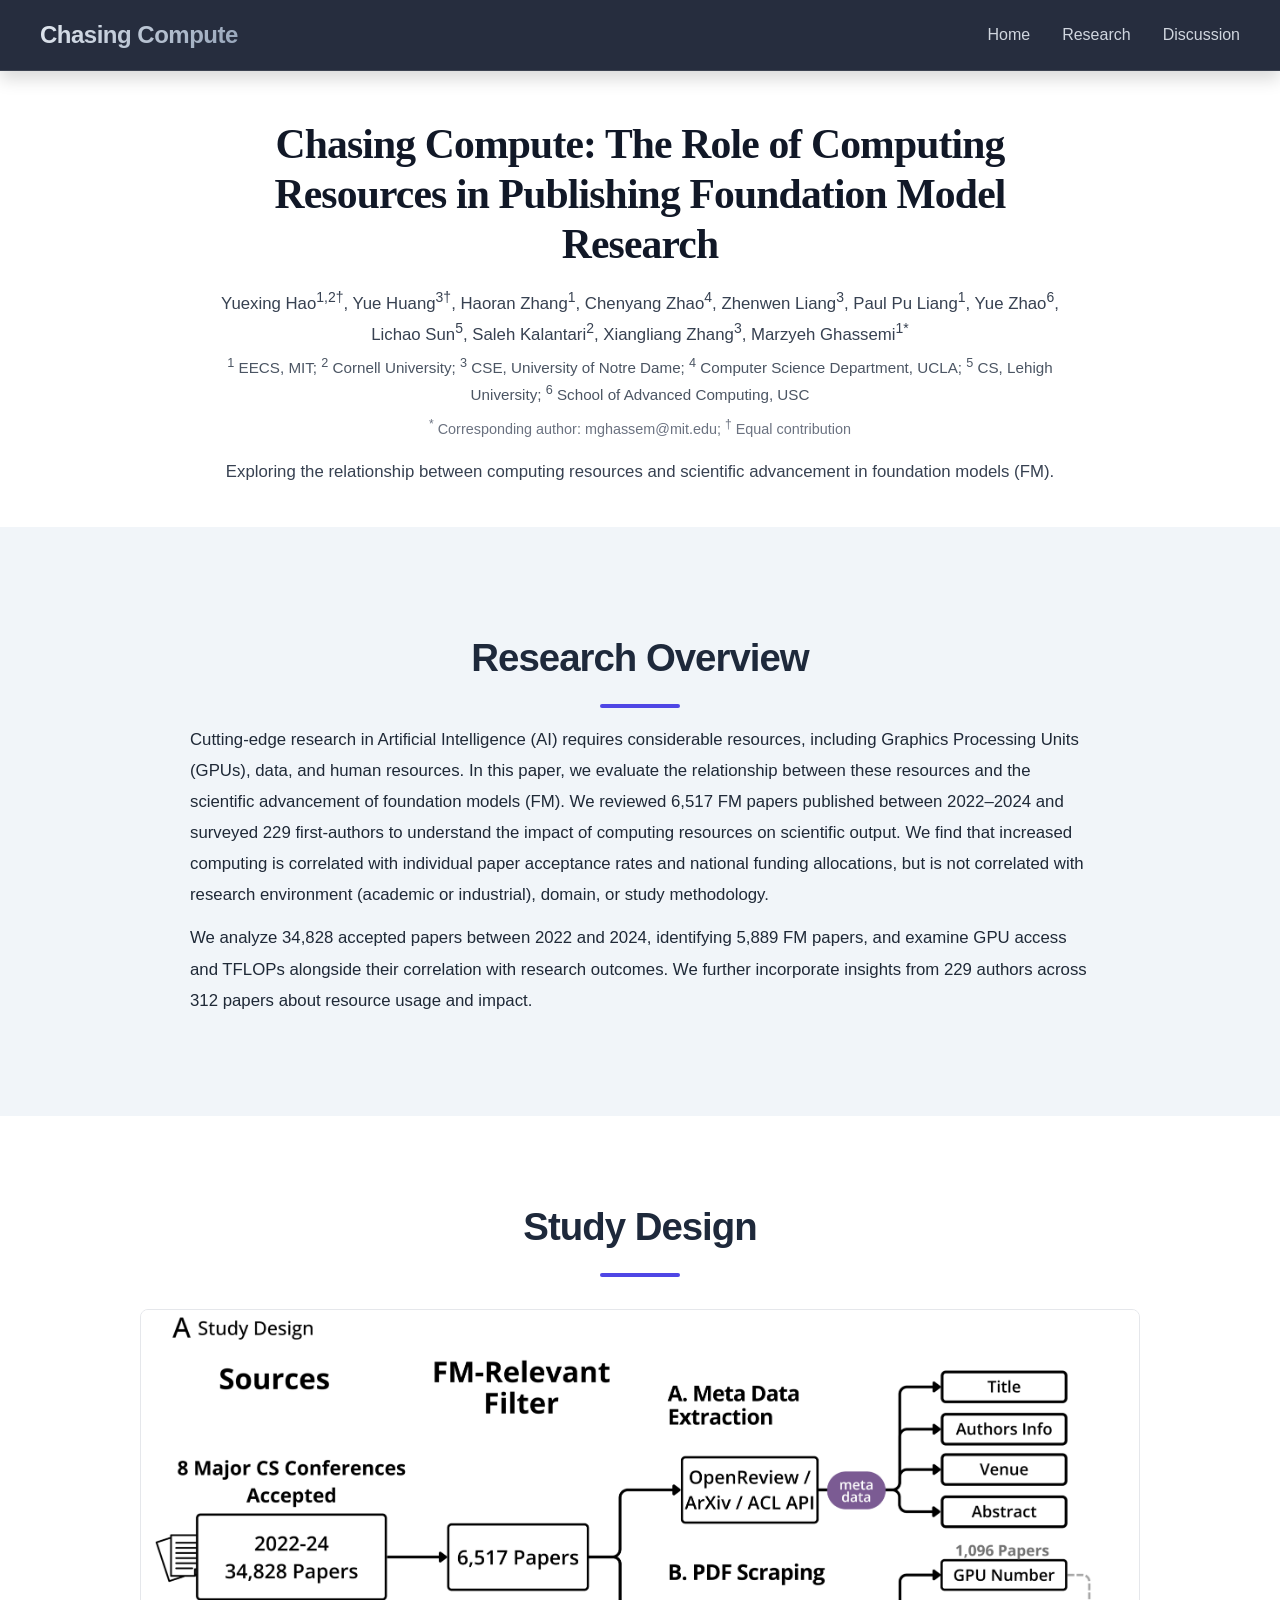
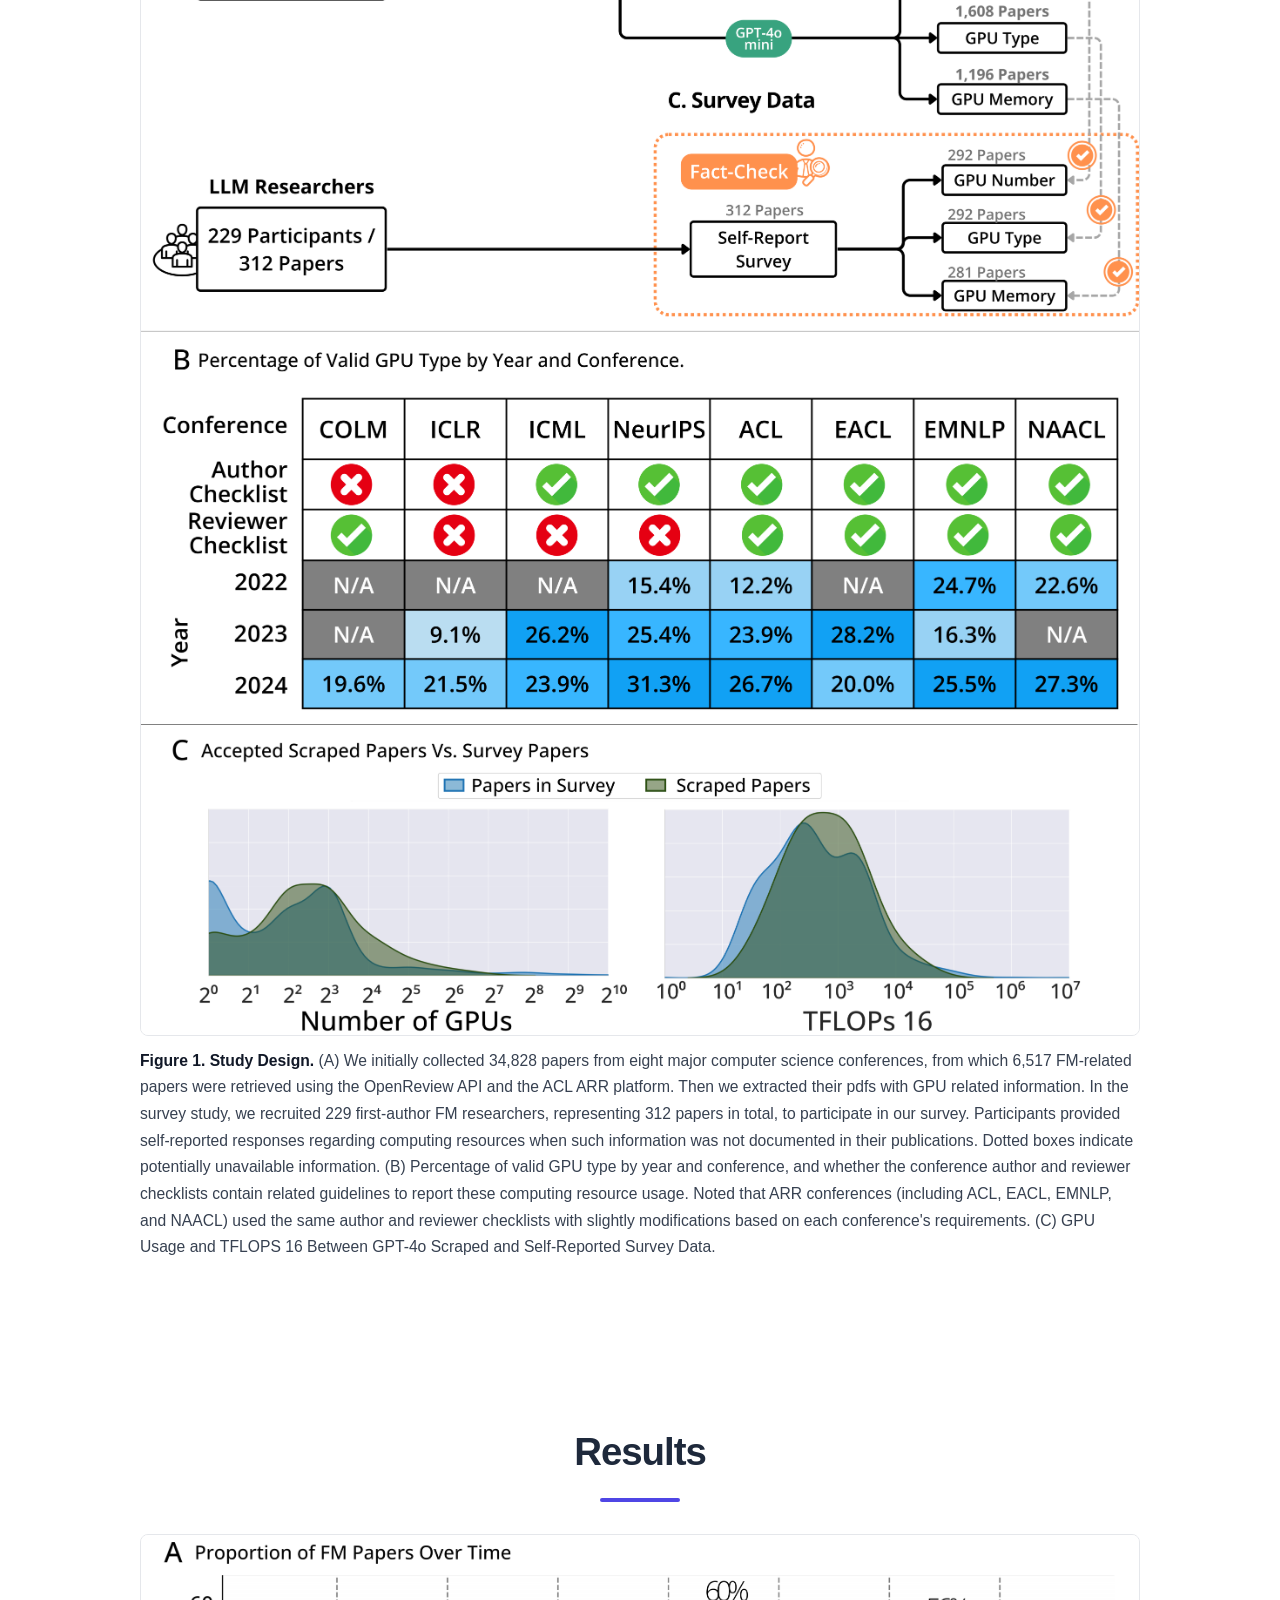
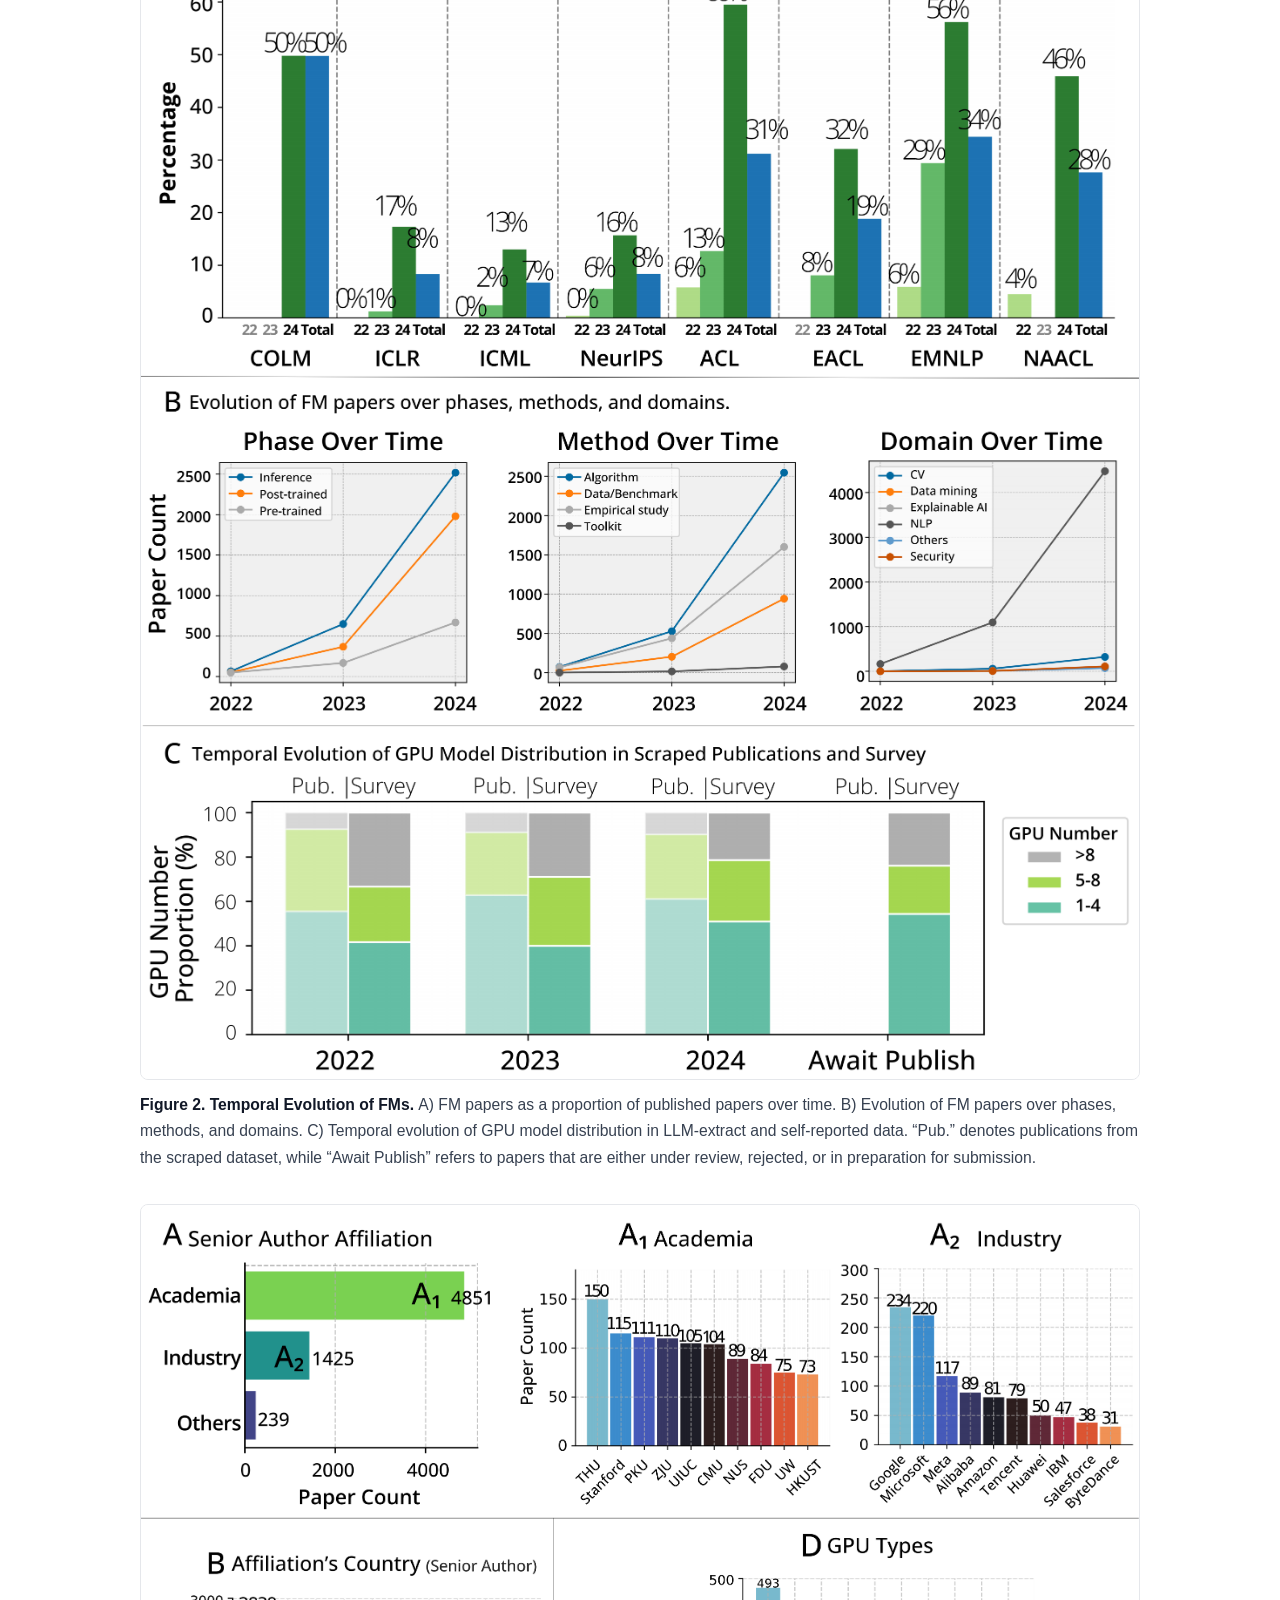
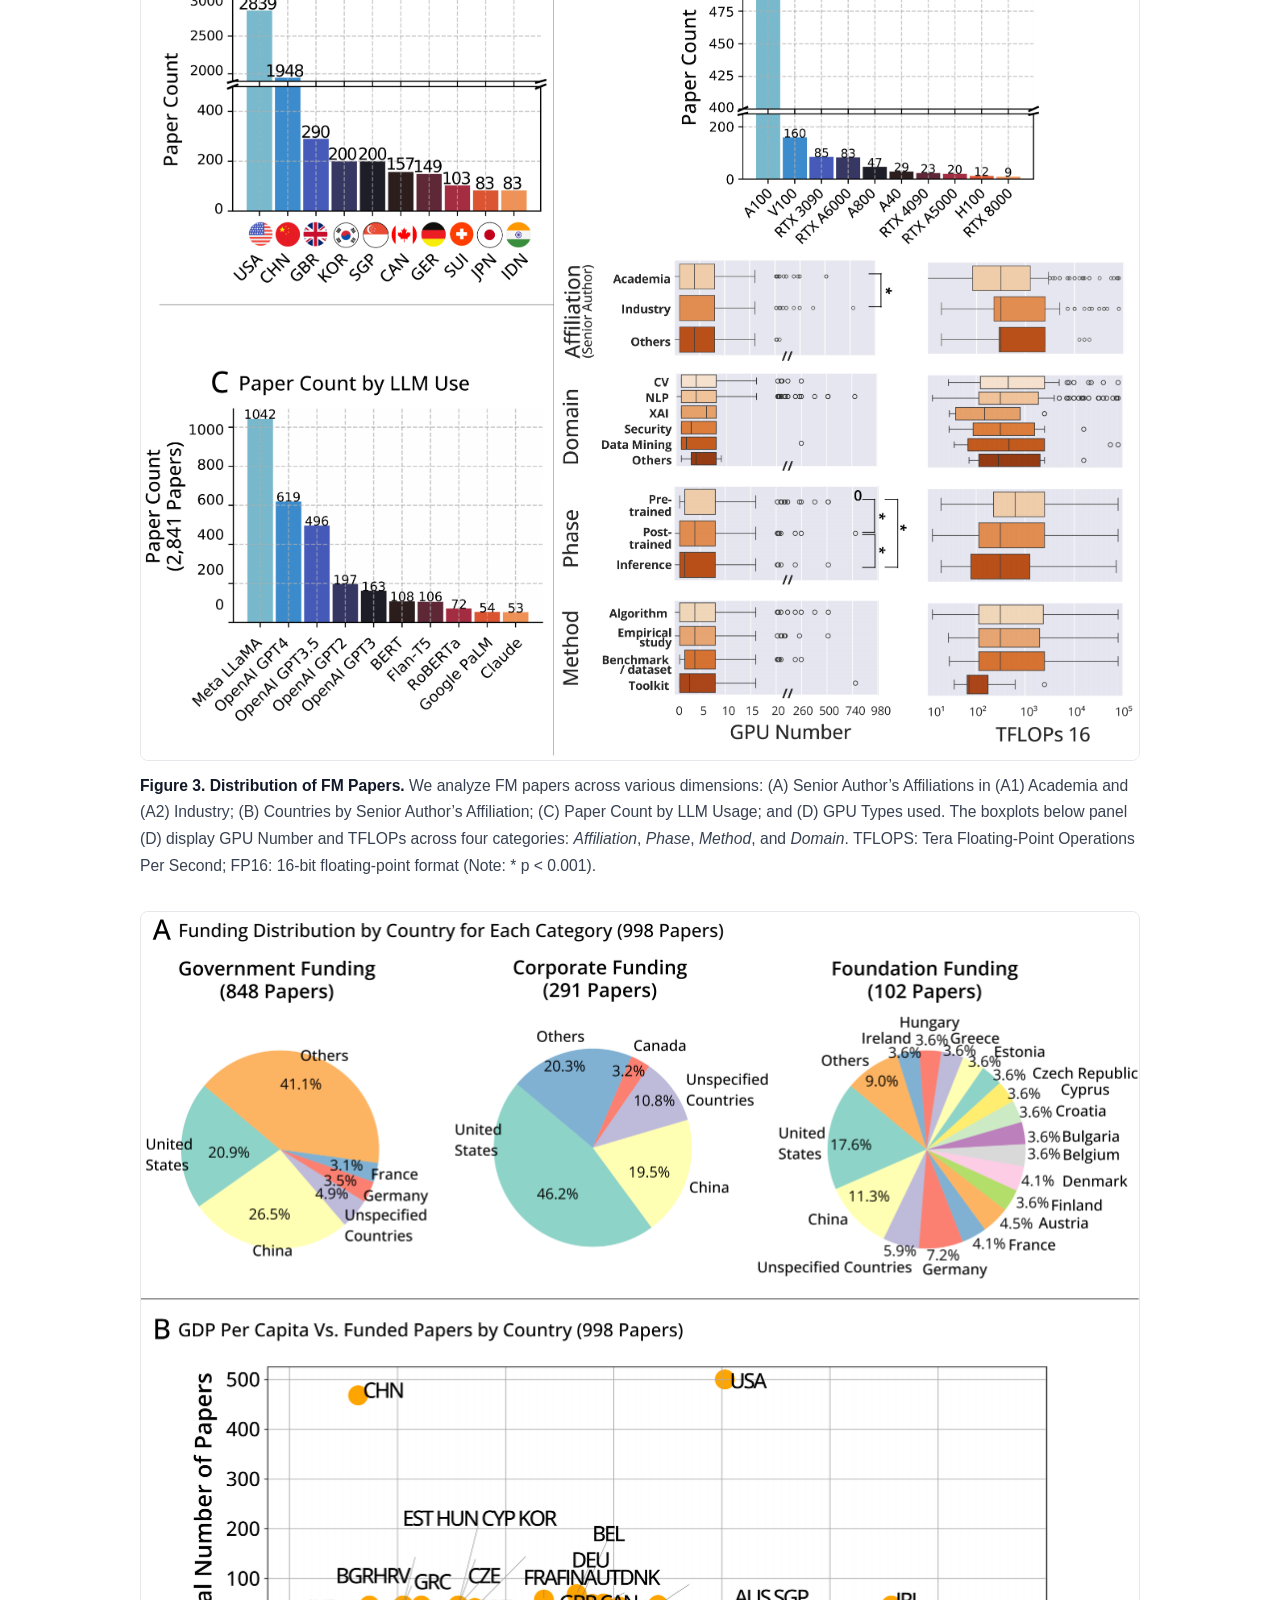
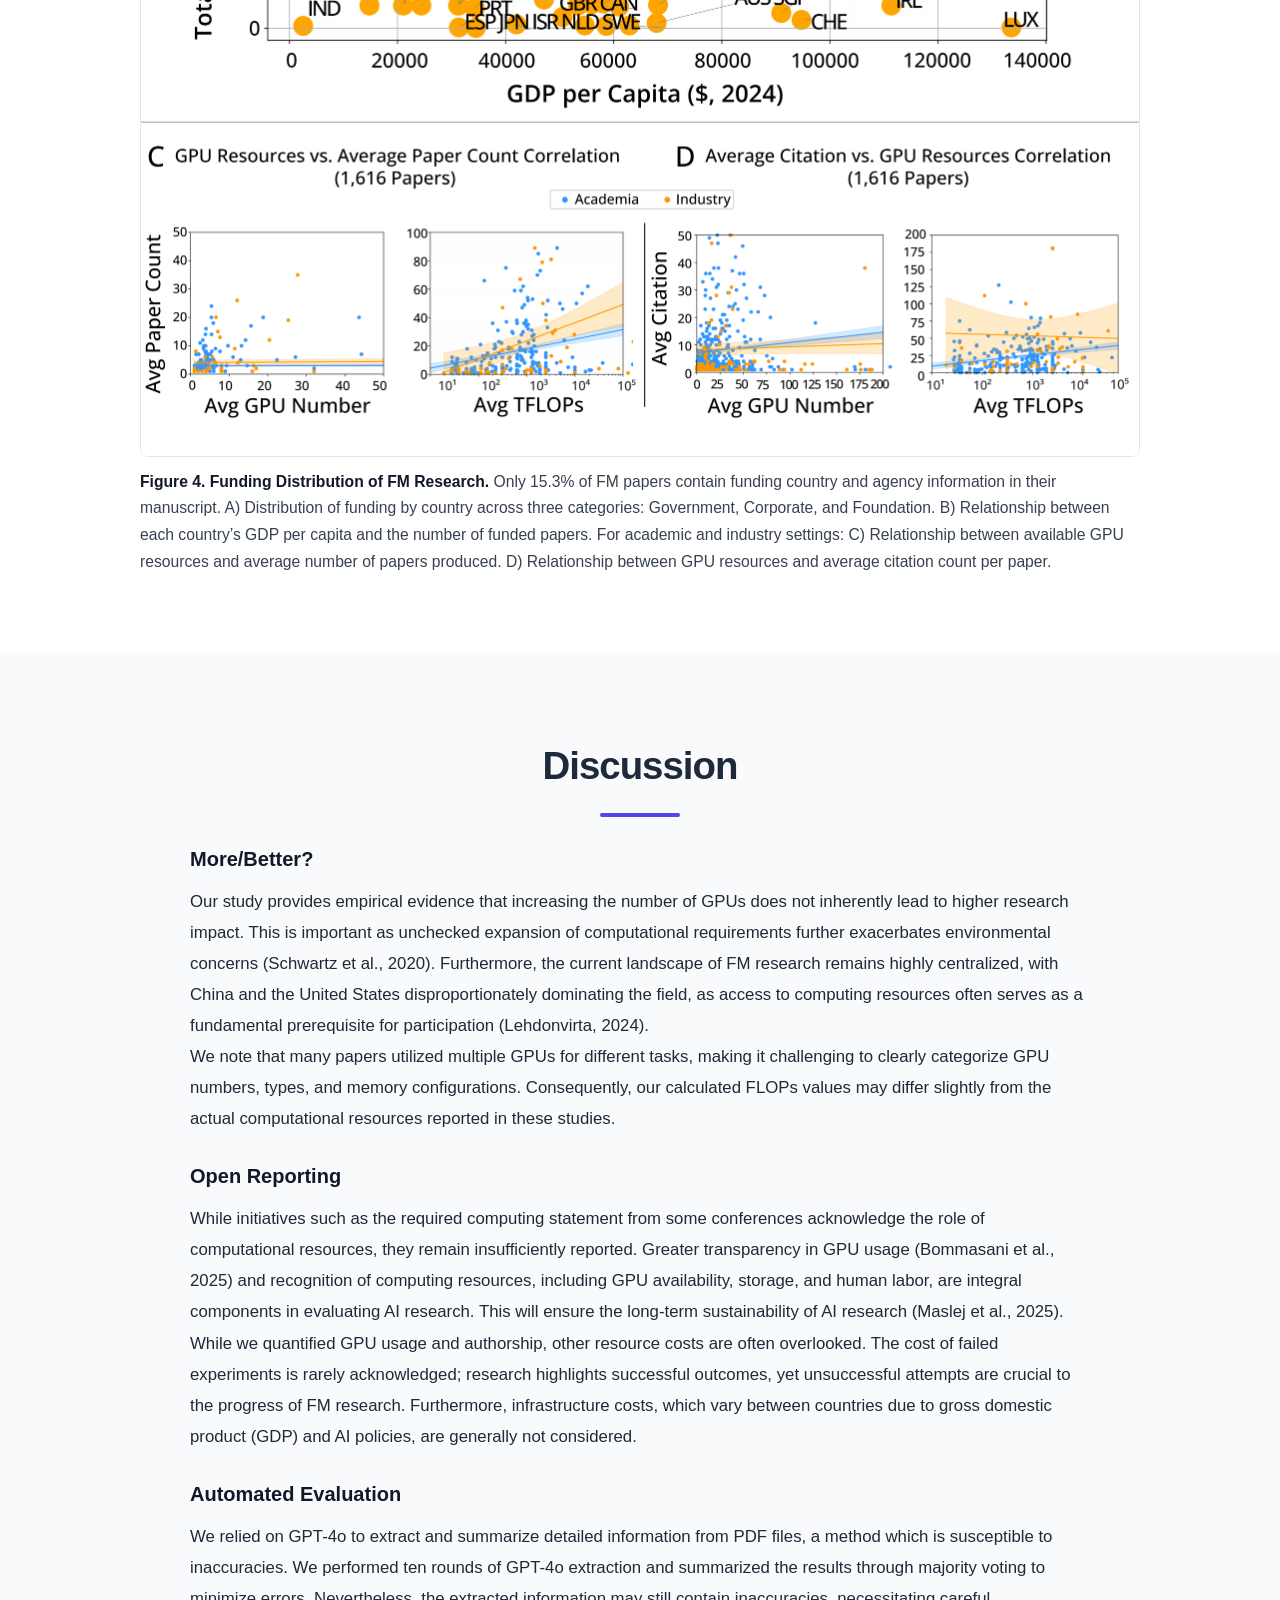
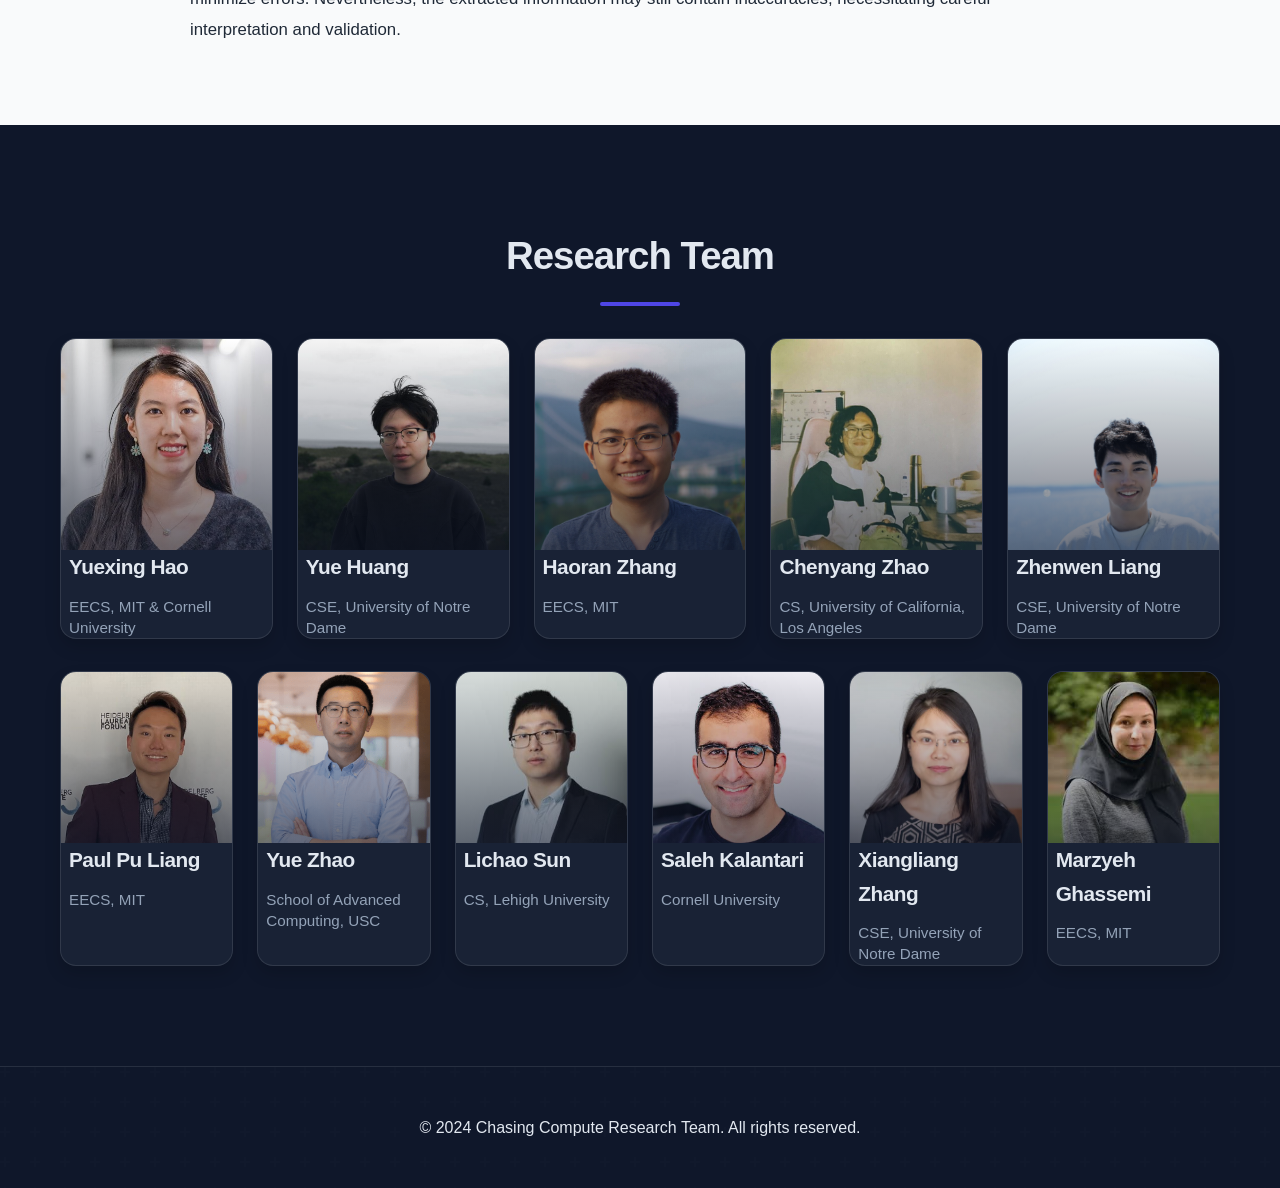
<file: index.html>
<!DOCTYPE html>
<html lang="en">
<head>
    <meta charset="UTF-8">
    <meta name="viewport" content="width=device-width, initial-scale=1.0">
    <title>Chasing Compute - Foundation Model Research</title>
    <link rel="stylesheet" href="styles.css">
</head>
<body>
    <header class="site-header">
        <nav class="main-nav">
            <div class="logo">
                <h1>Chasing Compute</h1>
            </div>
            <ul class="nav-links">
                <li><a href="#home">Home</a></li>
                <li><a href="#research">Research</a></li>
                <li><a href="#discussion">Discussion</a></li>
            </ul>
        </nav>
    </header>

    <main>
        <section id="home" class="hero-section">
            <div class="container paper-meta">
                <h1 class="paper-title">Chasing Compute: The Role of Computing Resources in Publishing Foundation Model Research</h1>
                <p class="paper-authors">Yuexing Hao<sup>1,2†</sup>, Yue Huang<sup>3†</sup>, Haoran Zhang<sup>1</sup>, Chenyang Zhao<sup>4</sup>, Zhenwen Liang<sup>3</sup>, Paul Pu Liang<sup>1</sup>, Yue Zhao<sup>6</sup>, Lichao Sun<sup>5</sup>, Saleh Kalantari<sup>2</sup>, Xiangliang Zhang<sup>3</sup>, Marzyeh Ghassemi<sup>1*</sup></p>
                <p class="paper-affiliations"><sup>1</sup> EECS, MIT; <sup>2</sup> Cornell University; <sup>3</sup> CSE, University of Notre Dame; <sup>4</sup> Computer Science Department, UCLA; <sup>5</sup> CS, Lehigh University; <sup>6</sup> School of Advanced Computing, USC</p>
                <p class="paper-notes"><sup>*</sup> Corresponding author: mghassem@mit.edu; <sup>†</sup> Equal contribution</p>
                <p class="paper-abstract">Exploring the relationship between computing resources and scientific advancement in foundation models (FM).</p>
            </div>
        </section>

        <section id="research" class="research-section">
            <div class="container">
                <h2>Research Overview</h2>
                <div class="research-text">
                    <p>Cutting-edge research in Artificial Intelligence (AI) requires considerable resources, including Graphics Processing Units (GPUs), data, and human resources. In this paper, we evaluate the relationship between these resources and the scientific advancement of foundation models (FM). We reviewed 6,517 FM papers published between 2022–2024 and surveyed 229 first-authors to understand the impact of computing resources on scientific output. We find that increased computing is correlated with individual paper acceptance rates and national funding allocations, but is not correlated with research environment (academic or industrial), domain, or study methodology.</p>
                    <p>We analyze 34,828 accepted papers between 2022 and 2024, identifying 5,889 FM papers, and examine GPU access and TFLOPs alongside their correlation with research outcomes. We further incorporate insights from 229 authors across 312 papers about resource usage and impact.</p>
                </div>
            </div>
        </section>

        <section id="study-design" class="study-design-section">
            <div class="container">
                <h2>Study Design</h2>
                <figure class="paper-figure">
                    <img src="images/Paper_Figures/StudyDesign2_00.png" alt="Study design: sources and FM-relevant filter, metadata/pdf extraction and survey, plus comparisons between scraped and survey data." />
                    <figcaption class="figure-caption">
                        <span class="figure-label">Figure 1. Study Design. </span>
                        (A) We initially collected 34,828 papers from eight major computer science conferences, from which 6,517 FM-related papers were retrieved using the OpenReview API and the ACL ARR platform. Then we extracted their pdfs with GPU related information. In the survey study, we recruited 229 first-author FM researchers, representing 312 papers in total, to participate in our survey. Participants provided self-reported responses regarding computing resources when such information was not documented in their publications. Dotted boxes indicate potentially unavailable information. (B) Percentage of valid GPU type by year and conference, and whether the conference author and reviewer checklists contain related guidelines to report these computing resource usage. Noted that ARR conferences (including ACL, EACL, EMNLP, and NAACL) used the same author and reviewer checklists with slightly modifications based on each conference's requirements. (C) GPU Usage and TFLOPS 16 Between GPT-4o Scraped and Self-Reported Survey Data.
                    </figcaption>
                </figure>
            </div>
        </section>

        <section id="results" class="results-section">
            <div class="container">
                <h2>Results</h2>

                <figure class="paper-figure">
                    <img src="images/Paper_Figures/Evolution_Chart_00.png" alt="Temporal evolution of FM research, phases, methods, domains, and GPU model distribution in scraped and self-reported data." />
                    <figcaption class="figure-caption">
                        <span class="figure-label">Figure 2. Temporal Evolution of FMs. </span>
                        A) FM papers as a proportion of published papers over time. B) Evolution of FM papers over phases, methods, and domains. C) Temporal evolution of GPU model distribution in LLM‑extract and self‑reported data. “Pub.” denotes publications from the scraped dataset, while “Await Publish” refers to papers that are either under review, rejected, or in preparation for submission.
                    </figcaption>
                </figure>

                <figure class="paper-figure">
                    <img src="images/Paper_Figures/Combined_Figure23_00.png" alt="Distribution analyses of FM papers: senior author affiliation, countries, LLM usage, GPU types; with boxplots of GPU Number and TFLOPs across categories." />
                    <figcaption class="figure-caption">
                        <span class="figure-label">Figure 3. Distribution of FM Papers. </span>
                        We analyze FM papers across various dimensions: (A) Senior Author’s Affiliations in (A1) Academia and (A2) Industry; (B) Countries by Senior Author’s Affiliation; (C) Paper Count by LLM Usage; and (D) GPU Types used. The boxplots below panel (D) display GPU Number and TFLOPs across four categories: <em>Affiliation</em>, <em>Phase</em>, <em>Method</em>, and <em>Domain</em>. TFLOPS: Tera Floating‑Point Operations Per Second; FP16: 16‑bit floating‑point format (Note: * p < 0.001).
                    </figcaption>
                </figure>

                <figure class="paper-figure">
                    <img src="images/Paper_Figures/Funding_00.png" alt="Funding distribution by country and source categories; relationships between resources, output, and citations in academic and industry settings." />
                    <figcaption class="figure-caption">
                        <span class="figure-label">Figure 4. Funding Distribution of FM Research. </span>
                        Only 15.3% of FM papers contain funding country and agency information in their manuscript. A) Distribution of funding by country across three categories: Government, Corporate, and Foundation. B) Relationship between each country’s GDP per capita and the number of funded papers. For academic and industry settings: C) Relationship between available GPU resources and average number of papers produced. D) Relationship between GPU resources and average citation count per paper.
                    </figcaption>
                </figure>
            </div>
        </section>

        <section id="discussion" class="discussion-section">
            <div class="container">
                <h2>Discussion</h2>
                <div class="discussion-content">
                    <h3>More/Better?</h3>
                    <p>Our study provides empirical evidence that increasing the number of GPUs does not inherently lead to higher research impact. This is important as unchecked expansion of computational requirements further exacerbates environmental concerns (Schwartz et al., 2020). Furthermore, the current landscape of FM research remains highly centralized, with China and the United States disproportionately dominating the field, as access to computing resources often serves as a fundamental prerequisite for participation (Lehdonvirta, 2024).</p>

                    <p>We note that many papers utilized multiple GPUs for different tasks, making it challenging to clearly categorize GPU numbers, types, and memory configurations. Consequently, our calculated FLOPs values may differ slightly from the actual computational resources reported in these studies.</p>

                    <h3>Open Reporting</h3>
                    <p>While initiatives such as the required computing statement from some conferences acknowledge the role of computational resources, they remain insufficiently reported. Greater transparency in GPU usage (Bommasani et al., 2025) and recognition of computing resources, including GPU availability, storage, and human labor, are integral components in evaluating AI research. This will ensure the long-term sustainability of AI research (Maslej et al., 2025).</p>

                    <p>While we quantified GPU usage and authorship, other resource costs are often overlooked. The cost of failed experiments is rarely acknowledged; research highlights successful outcomes, yet unsuccessful attempts are crucial to the progress of FM research. Furthermore, infrastructure costs, which vary between countries due to gross domestic product (GDP) and AI policies, are generally not considered.</p>

                    <h3>Automated Evaluation</h3>
                    <p>We relied on GPT-4o to extract and summarize detailed information from PDF files, a method which is susceptible to inaccuracies. We performed ten rounds of GPT-4o extraction and summarized the results through majority voting to minimize errors. Nevertheless, the extracted information may still contain inaccuracies, necessitating careful interpretation and validation.</p>
                </div>
            </div>
        </section>

        <section id="people" class="people-section">
            <div class="container">
                <h2>Research Team</h2>
                <div class="people-grid people-row grid-5">
                    <div class="person-card">
                        <div class="person-image">
                            <img src="images/yuexinghao.jpg" alt="Yuexing Hao">
                        </div>
                        <h3>Yuexing Hao</h3>
                        <p class="affiliation">EECS, MIT & Cornell University</p>
                    </div>
                    <div class="person-card">
                        <div class="person-image">
                            <img src="images/yuehuang.jpg" alt="Yue Huang">
                        </div>
                        <h3>Yue Huang</h3>
                        <p class="affiliation">CSE, University of Notre Dame</p>
                    </div>
                    <div class="person-card">
                        <div class="person-image">
                            <img src="images/haoranzhang.jpg" alt="Haoran Zhang">
                        </div>
                        <h3>Haoran Zhang</h3>
                        <p class="affiliation">EECS, MIT</p>
                    </div>
                    <div class="person-card">
                        <div class="person-image">
                            <img src="images/Chenyang_Zhao.jpg" alt="Chenyang Zhao">
                        </div>
                        <h3>Chenyang Zhao</h3>
                        <p class="affiliation">CS, University of California, Los Angeles</p>
                    </div>
                    <div class="person-card">
                        <div class="person-image">
                            <img src="images/zhenwenliang.png" alt="Zhenwen Liang">
                        </div>
                        <h3>Zhenwen Liang</h3>
                        <p class="affiliation">CSE, University of Notre Dame</p>
                    </div>
                </div>
                <div class="people-grid people-row grid-6">
                    <div class="person-card">
                        <div class="person-image">
                            <img src="images/PaulLiang.jpeg" alt="Paul Pu Liang">
                        </div>
                        <h3>Paul Pu Liang</h3>
                        <p class="affiliation">EECS, MIT</p>
                    </div>
                    <div class="person-card">
                        <div class="person-image">
                            <img src="images/yuezhao.png" alt="Yue Zhao">
                        </div>
                        <h3>Yue Zhao</h3>
                        <p class="affiliation">School of Advanced Computing, USC</p>
                    </div>
                    <div class="person-card">
                        <div class="person-image">
                            <img src="images/lichaosun.jpg" alt="Lichao Sun">
                        </div>
                        <h3>Lichao Sun</h3>
                        <p class="affiliation">CS, Lehigh University</p>
                    </div>
                    <div class="person-card">
                        <div class="person-image">
                            <img src="images/SalehKalantari.jpeg" alt="Saleh Kalantari">
                        </div>
                        <h3>Saleh Kalantari</h3>
                        <p class="affiliation">Cornell University</p>
                    </div>
                    <div class="person-card">
                        <div class="person-image">
                            <img src="images/xiangliangzhang.png" alt="Xiangliang Zhang">
                        </div>
                        <h3>Xiangliang Zhang</h3>
                        <p class="affiliation">CSE, University of Notre Dame</p>
                    </div>
                    <div class="person-card">
                        <div class="person-image">
                            <img src="images/MarzyehGhassemi.jpeg" alt="Marzyeh Ghassemi">
                        </div>
                        <h3>Marzyeh Ghassemi</h3>
                        <p class="affiliation">EECS, MIT</p>
                    </div>
                </div>
            </div>
        </section>
        <footer class="site-footer">
            <div class="container">
                <p>&copy; 2024 Chasing Compute Research Team. All rights reserved.</p>
            </div>
        </footer>
    </main>
</body>
</html>
</file>
<file: styles.css>
/* Reset and base styles */
* {
    margin: 0;
    padding: 0;
    box-sizing: border-box;
}

:root {
    --primary-color: #1a1f36;
    --secondary-color: #0f172a;
    --accent-color: #4f46e5;
    --gradient-1: linear-gradient(135deg, #1e1b4b 0%, #3730a3 100%);
    --gradient-2: linear-gradient(135deg, #1e293b 0%, #334155 100%);
    --text-color: #1e293b;
    --light-text: #e2e8f0;
    --muted-text: #94a3b8;
    --background-light: #f1f5f9;
    --background-dark: #0f172a;
    --card-bg: #ffffff;
    --shadow-sm: 0 2px 4px rgba(0,0,0,0.1);
    --shadow-md: 0 4px 8px rgba(0,0,0,0.15);
    --shadow-lg: 0 8px 16px rgba(0,0,0,0.15);
    --shadow-xl: 0 20px 25px -5px rgba(0,0,0,0.2), 0 10px 10px -5px rgba(0,0,0,0.1);
    --transition: all 0.3s cubic-bezier(0.4, 0, 0.2, 1);
}

@keyframes float {
    0% { transform: translateY(0px); }
    50% { transform: translateY(-10px); }
    100% { transform: translateY(0px); }
}

@keyframes shine {
    from {
        background-position: 200% center;
    }
}

body {
    font-family: 'Inter', -apple-system, BlinkMacSystemFont, 'Segoe UI', Roboto, Oxygen, Ubuntu, Cantarell, sans-serif;
    line-height: 1.6;
    color: var(--text-color);
    background-color: var(--background-light);
}

.container {
    max-width: 1200px;
    margin: 0 auto;
    padding: 0 20px;
}

/* Header styles */
.site-header {
    background-color: rgba(15, 23, 42, 0.9);
    backdrop-filter: blur(10px);
    box-shadow: var(--shadow-lg);
    position: fixed;
    width: 100%;
    top: 0;
    z-index: 1000;
    border-bottom: 1px solid rgba(255, 255, 255, 0.1);
}

.main-nav {
    display: flex;
    justify-content: space-between;
    align-items: center;
    padding: 1rem 0;
    max-width: 1200px;
    margin: 0 auto;
}

.logo h1 {
    font-size: 1.5rem;
    font-weight: 700;
    background: linear-gradient(135deg, #e2e8f0 0%, #94a3b8 100%);
    -webkit-background-clip: text;
    -webkit-text-fill-color: transparent;
    letter-spacing: -0.5px;
}

.nav-links {
    display: flex;
    list-style: none;
    gap: 2rem;
}

.nav-links a {
    text-decoration: none;
    color: var(--light-text);
    font-weight: 500;
    transition: var(--transition);
    position: relative;
    padding: 0.5rem 0;
    opacity: 0.9;
}

.nav-links a:hover {
    opacity: 1;
}

.nav-links a::after {
    content: '';
    position: absolute;
    width: 0;
    height: 2px;
    bottom: 0;
    left: 0;
    background: linear-gradient(135deg, #e2e8f0 0%, #94a3b8 100%);
    transition: var(--transition);
}

/* Hero section */
.hero-section {
    padding: 120px 0 40px;
    background: #ffffff;
    position: relative;
    overflow: visible;
}

.hero-section::before {
    content: none;
}

/* Academic paper header styles */
.paper-meta {
    max-width: 900px;
    margin: 0 auto;
    text-align: center;
    padding: 0 1rem;
}

.paper-title {
    font-family: 'Georgia', 'Times New Roman', serif;
    font-size: 2.6rem;
    font-weight: 700;
    color: #111827;
    line-height: 1.2;
    letter-spacing: -0.02em;
    margin-bottom: 1rem;
}

.paper-authors {
    font-size: 1.05rem;
    color: #374151;
    margin: 0.75rem 0 0.25rem;
}

.paper-affiliations {
    font-size: 0.95rem;
    color: #4b5563;
    margin: 0.25rem 0 0.5rem;
}

.paper-notes {
    font-size: 0.9rem;
    color: #6b7280;
    margin: 0.5rem 0 1rem;
}

.paper-abstract {
    font-size: 1.05rem;
    color: #374151;
    line-height: 1.75;
    margin-top: 1rem;
}

.paper-header {
    text-align: left;
    max-width: 1000px;
    padding: 2.5rem;
    background: rgba(30, 41, 59, 0.7);
    border-radius: 16px;
    backdrop-filter: blur(20px);
    box-shadow: var(--shadow-xl);
    border: 1px solid rgba(255, 255, 255, 0.1);
    animation: float 6s ease-in-out infinite;
}

.hero-subtitle {
    font-size: 2.4rem;
    color: var(--light-text);
    margin-bottom: 2rem;
    font-weight: 700;
    line-height: 1.3;
    letter-spacing: -0.5px;
}

.authors {
    margin: 2rem 0;
    padding: 1.5rem;
    background: rgba(255, 255, 255, 0.1);
    border-radius: 8px;
}

.author-list {
    margin-bottom: 1.5rem;
}

.author-group {
    margin: 0.5rem 0;
    font-size: 1.1rem;
    color: #ecf0f1;
    line-height: 1.8;
}

.author {
    color: #fff;
    font-weight: 500;
    transition: color 0.3s ease;
}

.author:hover {
    color: #3498db;
}

.affiliations {
    margin: 1.5rem 0;
    border-top: 1px solid rgba(255, 255, 255, 0.2);
    padding-top: 1.5rem;
}

.affiliation {
    font-size: 0.95rem;
    color: #ecf0f1;
    margin: 0.4rem 0;
    line-height: 1.6;
}

.author-notes {
    margin-top: 1.5rem;
    border-top: 1px solid rgba(255, 255, 255, 0.2);
    padding-top: 1.5rem;
}

.author-note {
    font-size: 0.9rem;
    color: #bdc3c7;
    margin: 0.4rem 0;
}

.hero-abstract {
    font-size: 1.2rem;
    color: #ecf0f1;
    margin: 2rem 0 0;
    line-height: 1.8;
    border-top: 1px solid rgba(255, 255, 255, 0.2);
    padding-top: 2rem;
}

/* Research section */
.research-section {
    padding: 100px 0;
    background-color: var(--background-light);
    position: relative;
}

.research-text {
    max-width: 900px;
    margin: 0 auto;
    font-size: 1.05rem;
    line-height: 1.85;
    color: #1f2937;
}

.research-text p + p {
    margin-top: 0.75rem;
}

/* removed card/grid styles for Research Overview */

/* Abstract box */
.abstract-box h3 {
    color: #2c3e50;
    margin-bottom: 1rem;
    font-size: 1.5rem;
}

.abstract-box p {
    color: #34495e;
    line-height: 1.8;
    font-size: 1.1rem;
}

/* Team section */
.team-section {
    padding: 80px 0;
    background-color: #f8f9fa;
}

.team-grid {
    display: grid;
    grid-template-columns: repeat(auto-fit, minmax(250px, 1fr));
    gap: 2rem;
    margin-top: 2rem;
}

/* Findings section */
.findings-section {
    padding: 80px 0;
    background-color: #f8f9fa;
}

/* Results section */
.results-section {
    padding: 80px 0;
    background-color: #ffffff;
}

/* Discussion */
.discussion-section {
    padding: 80px 0;
    background-color: #f9fafb;
}

.discussion-content {
    max-width: 900px;
    margin: 0 auto;
    font-size: 1.05rem;
    line-height: 1.85;
    color: #1f2937;
}

.discussion-content h3 {
    font-size: 1.25rem;
    margin: 1.5rem 0 0.5rem;
    color: #111827;
}

/* Study design figure */
.study-design-section {
    padding: 80px 0;
    background-color: #ffffff;
}

.paper-figure {
    max-width: 1000px;
    margin: 2rem auto 0;
}

.paper-figure img {
    width: 100%;
    height: auto;
    display: block;
    border: 1px solid #e5e7eb;
    border-radius: 8px;
}

.figure-caption {
    margin-top: 0.75rem;
    font-size: 0.98rem;
    line-height: 1.7;
    color: #374151;
}

.figure-label {
    font-weight: 600;
    color: #111827;
}

.findings-grid {
    display: grid;
    grid-template-columns: repeat(auto-fit, minmax(300px, 1fr));
    gap: 2rem;
    margin-top: 2rem;
}

.finding-item {
    background: #fff;
    padding: 2rem;
    border-radius: 8px;
    box-shadow: 0 2px 4px rgba(0,0,0,0.1);
    transition: transform 0.3s ease;
}

.finding-item:hover {
    transform: translateY(-5px);
}

.finding-item h3 {
    color: #2c3e50;
    margin-bottom: 1rem;
    font-size: 1.3rem;
}

.finding-item p {
    color: #34495e;
    line-height: 1.6;
}

/* Publications section */
.publications-section {
    padding: 80px 0;
    background-color: #fff;
}

.publications-list {
    margin-top: 2rem;
}

.publication-item {
    background: #fff;
    padding: 2rem;
    border-radius: 8px;
    margin-bottom: 2rem;
    box-shadow: 0 2px 4px rgba(0,0,0,0.1);
}

.publication-item h3 {
    color: #2c3e50;
    margin-bottom: 0.5rem;
    font-size: 1.2rem;
}

.publication-title {
    font-size: 1.4rem;
    color: #2c3e50;
    margin-bottom: 0.5rem;
    font-weight: 600;
}

.publication-authors {
    color: #7f8c8d;
    margin-bottom: 1rem;
    font-size: 0.9rem;
}

.publication-abstract {
    color: #34495e;
    line-height: 1.6;
    font-size: 1rem;
}

/* Footer */
.site-footer {
    background: var(--background-dark);
    color: var(--light-text);
    padding: 3rem 0;
    text-align: center;
    position: relative;
    overflow: hidden;
    border-top: 1px solid rgba(255, 255, 255, 0.1);
}

.site-footer::before {
    content: '';
    position: absolute;
    top: 0;
    left: 0;
    right: 0;
    bottom: 0;
    background: url("data:image/svg+xml,%3Csvg width='60' height='60' viewBox='0 0 60 60' xmlns='http://www.w3.org/2000/svg'%3E%3Cg fill='none' fill-rule='evenodd'%3E%3Cg fill='%23ffffff' fill-opacity='0.1'%3E%3Cpath d='M36 34v-4h-2v4h-4v2h4v4h2v-4h4v-2h-4zm0-30V0h-2v4h-4v2h4v4h2V6h4V4h-4zM6 34v-4H4v4H0v2h4v4h2v-4h4v-2H6zM6 4V0H4v4H0v2h4v4h2V6h4V4H6z'/%3E%3C/g%3E%3C/g%3E%3C/svg%3E");
    opacity: 0.1;
}

/* Section headers */
section h2 {
    text-align: center;
    font-size: 2.4rem;
    margin-bottom: 1rem;
    color: var(--text-color);
    font-weight: 800;
    letter-spacing: -1px;
}

.people-section h2 {
    color: var(--light-text);
}

section h2::after {
    content: '';
    display: block;
    width: 80px;
    height: 4px;
    margin: 1rem auto;
    background: var(--accent-color);
    border-radius: 2px;
}

/* People section */
.people-section {
    padding: 100px 0;
    background-color: var(--background-dark);
    position: relative;
    color: var(--light-text);
}

.people-grid {
    display: grid;
    gap: 1.5rem;
    margin-top: 2rem;
}

.people-row.grid-5 {
    grid-template-columns: repeat(5, 1fr);
}

.people-row.grid-6 {
    grid-template-columns: repeat(6, 1fr);
}

.person-card {
    background: rgba(30, 41, 59, 0.7);
    border-radius: 16px;
    overflow: hidden;
    box-shadow: var(--shadow-lg);
    transition: var(--transition);
    position: relative;
    backdrop-filter: blur(10px);
    border: 1px solid rgba(255, 255, 255, 0.1);
}

.person-card::before {
    content: '';
    position: absolute;
    top: 0;
    left: 0;
    right: 0;
    height: 100%;
    background: var(--gradient-1);
    opacity: 0;
    transition: var(--transition);
    z-index: 1;
}

.person-card:hover::before {
    opacity: 0.2;
}

.person-image {
    width: 100%;
    padding-top: 100%;
    position: relative;
    overflow: hidden;
}

.person-image::after {
    content: '';
    position: absolute;
    top: 0;
    left: 0;
    width: 100%;
    height: 100%;
    background: linear-gradient(to bottom, transparent 0%, rgba(15, 23, 42, 0.6) 100%);
    z-index: 1;
}

.person-image img {
    position: absolute;
    top: 0;
    left: 0;
    width: 100%;
    height: 100%;
    object-fit: cover;
    object-position: center top;
    transition: var(--transition);
}

.person-card:hover .person-image img {
    transform: scale(1.1);
}

.person-info {
    padding: 1.5rem;
    position: relative;
    z-index: 2;
    background: rgba(15, 23, 42, 0.8);
    border-top: 1px solid rgba(255, 255, 255, 0.1);
}

.person-card h3 {
    font-size: 1.3rem;
    color: var(--light-text);
    margin: 0 0 0.75rem 0;
    font-weight: 600;
    letter-spacing: -0.5px;
    padding: 0 0.5rem;
}

.person-card .affiliation {
    font-size: 0.95rem;
    color: var(--muted-text);
    margin: 0;
    line-height: 1.4;
    padding: 0 0.5rem;
}

/* Responsive adjustments */
@media (max-width: 1200px) {
    .people-row.grid-5 {
        grid-template-columns: repeat(4, 1fr);
    }
    .people-row.grid-6 {
        grid-template-columns: repeat(4, 1fr);
    }
}

@media (max-width: 768px) {
    .hero-subtitle {
        font-size: 1.8rem;
    }

    .paper-header {
        padding: 1.5rem;
    }

    .research-grid {
        grid-template-columns: 1fr;
        gap: 1.5rem;
    }

    .people-row.grid-5,
    .people-row.grid-6 {
        grid-template-columns: repeat(2, 1fr);
        gap: 1.25rem;
    }

    .person-info {
        padding: 1.25rem;
    }

    .person-card h3 {
        font-size: 1.2rem;
        margin: 0 0 0.5rem 0;
    }

    .person-card .affiliation {
        font-size: 0.9rem;
    }

    section h2 {
        font-size: 2rem;
    }

    .paper-title {
        font-size: 2.1rem;
    }
}

@media (max-width: 480px) {
    .people-row.grid-5,
    .people-row.grid-6 {
        grid-template-columns: 1fr;
        gap: 1rem;
    }

    .person-info {
        padding: 1rem;
    }
}
</file>
